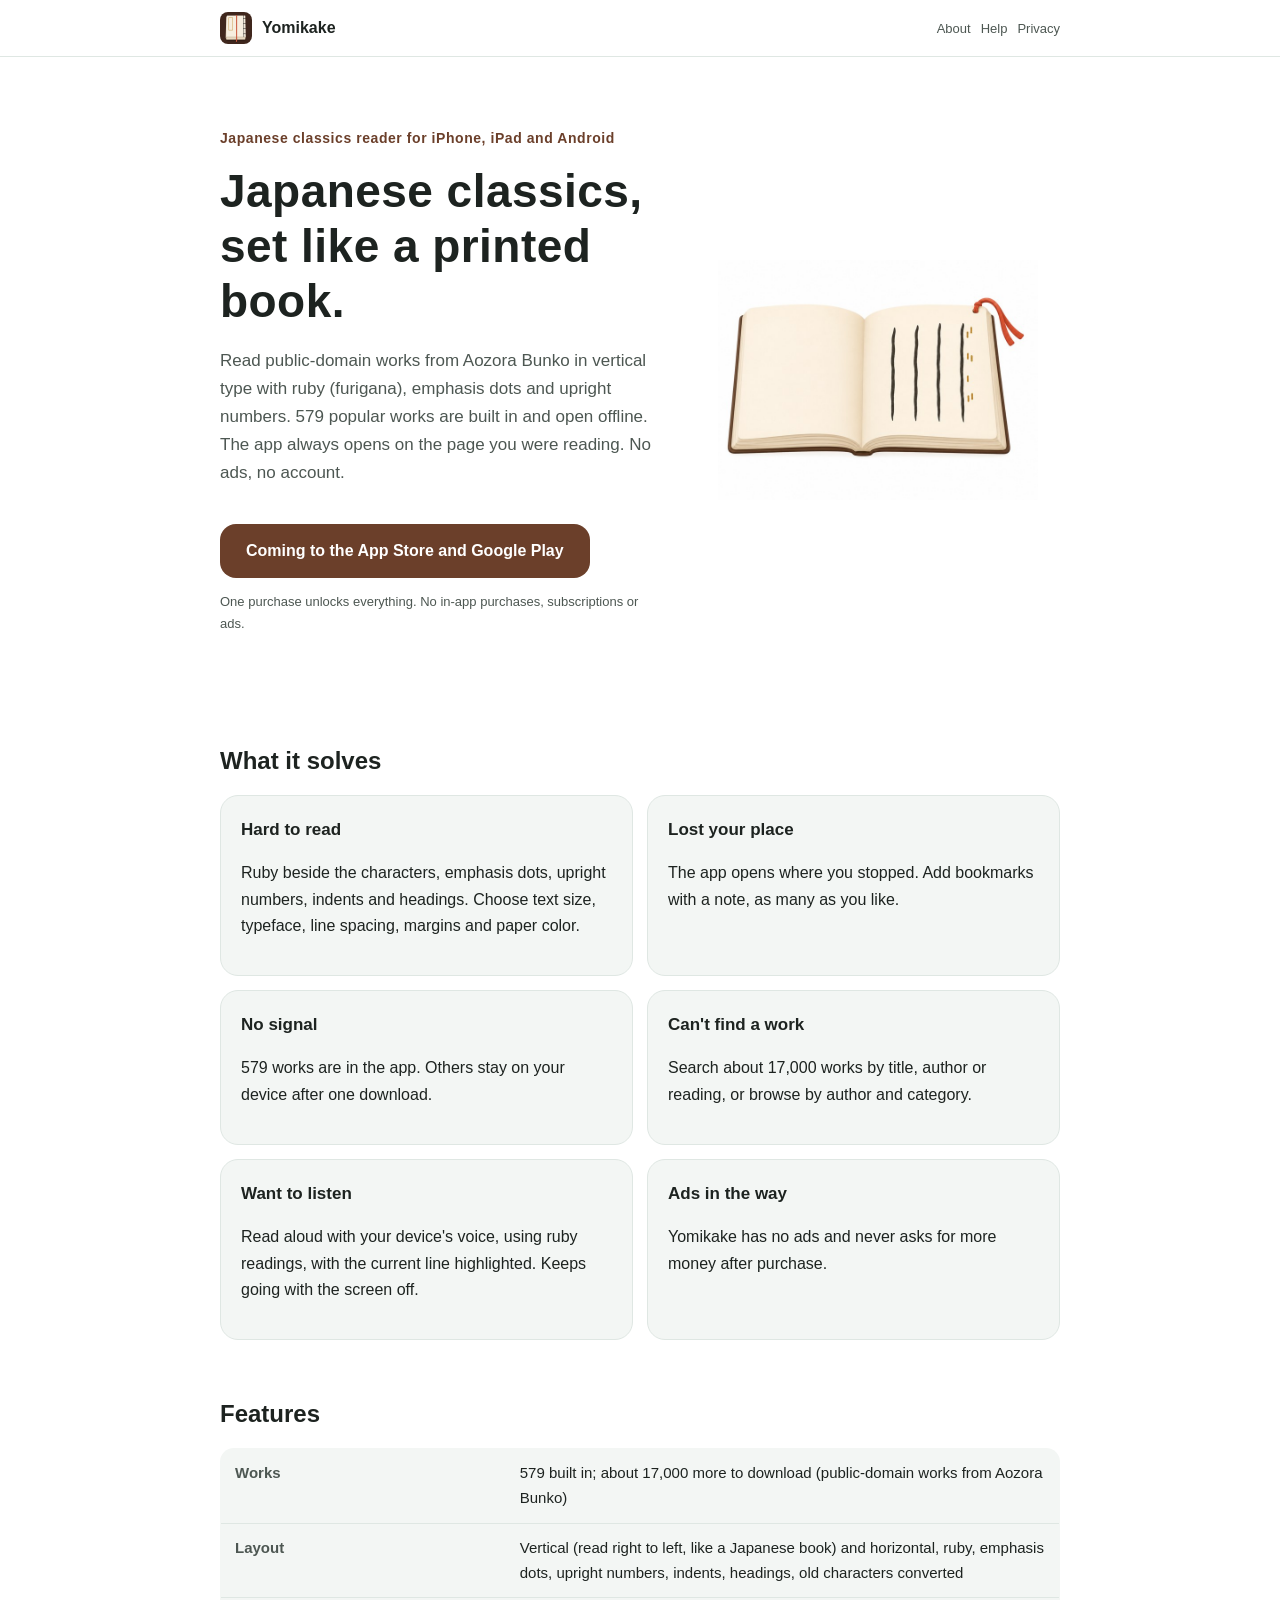
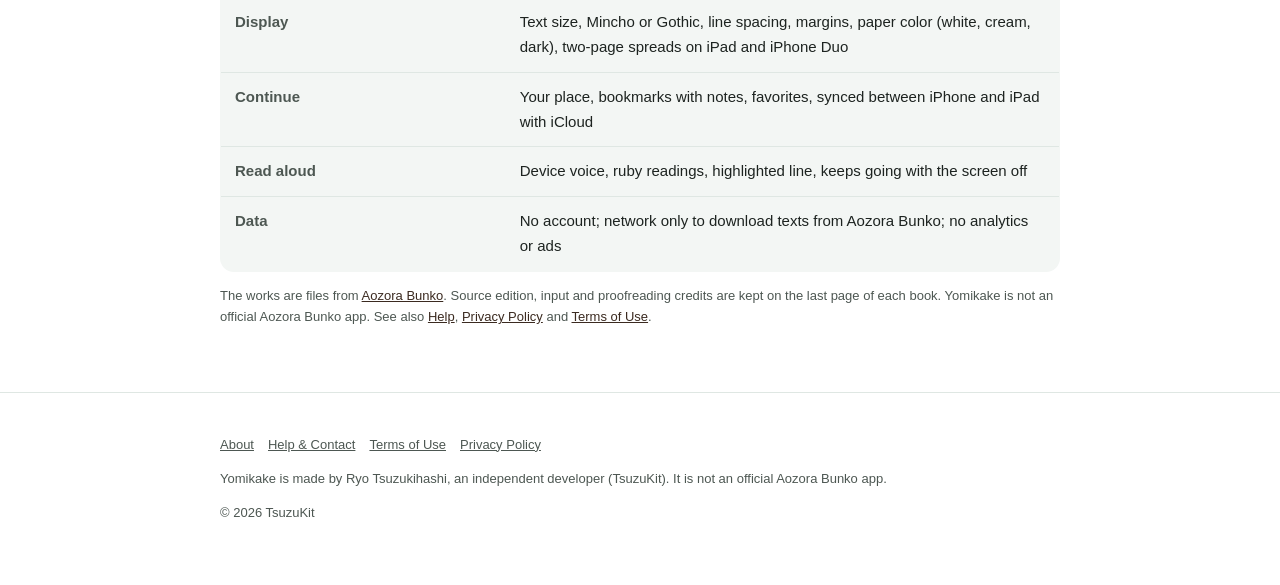
<file: index.html>
<!DOCTYPE html>
<html lang="ja" data-title-ja="よみかけ｜青空文庫の名作を縦書きで読む" data-title-en="Yomikake | Read Japanese classics vertically">
<head>
<meta charset="UTF-8">
<meta name="viewport" content="width=device-width, initial-scale=1">
<script>(function(){var l=navigator.languages&&navigator.languages.length?navigator.languages:[navigator.language||"ja"],p="en";for(var i=0;i<l.length;i++){var c=String(l[i]).toLowerCase();if(c.indexOf("ja")===0){p="ja";break}if(c.indexOf("en")===0){p="en";break}}var d=document.documentElement;d.lang=p;var t=d.getAttribute("data-title-"+p);if(t){document.title=t}})();</script>
<title>よみかけ｜青空文庫の名作を縦書きで読む</title>
<meta name="description" content="青空文庫の著作権の切れた名作を、ルビ・傍点・縦中横まで縦書きで組んで読むアプリ。579作品が入っていて通信なしで読め、ほかの約17,000作品も探して取ってこられる。読みかけのページから・しおり・読み上げ。広告なしの買い切り。 / Read public-domain Japanese literature from Aozora Bunko in vertical type with ruby (furigana). 579 works built in, about 17,000 more to download, continue where you left off, bookmarks and read aloud. No ads, one purchase.">
<meta property="og:title" content="よみかけ｜青空文庫の名作を縦書きで読む">
<meta property="og:description" content="青空文庫の著作権の切れた名作を、ルビ・傍点・縦中横まで縦書きで組んで読むアプリ。579作品が入っていて通信なしで読め、ほかの約17,000作品も探して取ってこられる。読みかけのページから・しおり・読み上げ。広告なしの買い切り。">
<meta property="og:type" content="website">
<meta property="og:url" content="https://yomikake.tsuzukit.com/">
<meta property="og:image" content="https://yomikake.tsuzukit.com/assets/og.jpg">
<link rel="icon" href="assets/icon.png">
<link rel="apple-touch-icon" href="assets/icon.png">
<link rel="stylesheet" href="style.css">
</head>
<body>
<div data-l="ja" lang="ja">
<header class="site"><div class="wrap">
<a class="brand" href="./"><img src="assets/icon.png" alt="" width="32" height="32">よみかけ</a>
<nav class="site"><a href="./">紹介</a><a href="support.html">使い方</a><a href="privacy.html">プライバシー</a></nav>
</div></header>
<main class="wrap">
<section class="hero">
<div>
<p class="eyebrow">iPhone・iPad・Android の名作リーダー</p>
<h1>名作を、<br>縦書きの本のように。</h1>
<p class="lead">青空文庫の著作権の切れた名作を、ルビ・傍点・縦中横まで縦書きで組んで読みます。よく読まれている579作品はアプリに入っていて、通信なしですぐ読めます。開くといつも読みかけのページから。広告もアカウントもありません。</p>
<a class="cta" href="#store" id="store">App Store・Google Play で配信予定</a>
<p class="note">買い切りで全部の機能が使えます。アプリ内課金・サブスクリプション・広告はありません。</p>
</div>
<img src="assets/hero.jpg" alt="縦書きの本のページと、朱のしおりのイラスト" width="360">
</section>

<h2>こんな困りごとのために</h2>
<div class="grid two">
<div class="card"><h3>読みにくい・字が小さい</h3><p>ルビは字の右に小さく、傍点・縦中横・字下げ・見出しまで組みます。字の大きさ・書体・行間・余白・地の色を選べます。</p></div>
<div class="card"><h3>どこまで読んだか分からない</h3><p>閉じても、次に開くと読みかけのページから。しおりは一言をつけて何枚でも挟めます。</p></div>
<div class="card"><h3>電波が無いと読めない</h3><p>579作品はアプリに入っています。ほかの作品も、一度取ってくれば端末に残り、次からは通信なしで読めます。</p></div>
<div class="card"><h3>作品が探せない</h3><p>約17,000作品の一覧をアプリに持っていて、題・作家・読み（ひらがな）で探せます。作家の五十音や分類からもたどれます。</p></div>
<div class="card"><h3>聞きながら読みたい</h3><p>端末の声で読み上げます。ルビのある語はルビの読みで読み、読んでいる行が分かります。画面を消しても続きます。</p></div>
<div class="card"><h3>広告がじゃま</h3><p>よみかけに広告はありません。買い切りで、あとから支払いを求めることもありません。</p></div>
</div>

<h2>できること</h2>
<table>
<tr><th>作品</th><td>アプリに 579作品・探して取ってこられる作品 約17,000（青空文庫の著作権の切れた作品）</td></tr>
<tr><th>組版</th><td>縦書き（右綴じ・右から左へ読み進める）と横書き・ルビ・傍点・縦中横・字下げ・見出し・旧字の外字を字に</td></tr>
<tr><th>表示</th><td>字の大きさ・明朝とゴシック・行間・余白・地の色（白・生成り・暗い）・iPad と iPhone Duo では見開き</td></tr>
<tr><th>続きから</th><td>読みかけのページ・しおり（一言つき）・気に入った作品・iCloud で iPhone と iPad を同じに</td></tr>
<tr><th>読み上げ</th><td>端末の声・ルビの読み・読んでいる行を塗る・画面を消しても続く</td></tr>
<tr><th>データ</th><td>アカウントなし・通信は青空文庫から作品を取ってくるときだけ・解析と広告なし</td></tr>
</table>
<p class="note">作品は <a href="https://www.aozora.gr.jp/">青空文庫</a> のファイルです。底本・入力・校正の情報は、本の最後のページにそのまま載せています。よみかけは青空文庫の公式のアプリではありません。<a href="support.html">使い方</a>・<a href="privacy.html">プライバシーポリシー</a>・<a href="terms.html">利用規約</a>もご覧ください。</p>
</main>
<footer class="site"><div class="wrap">
<p><a href="./">紹介</a><a href="support.html">使い方とお問い合わせ</a><a href="terms.html">利用規約</a><a href="privacy.html">プライバシーポリシー</a></p>
<p>よみかけは、個人開発者の續橋涼（TsuzuKit）が作っているアプリです。青空文庫の公式のアプリではありません。</p>
<p>© 2026 TsuzuKit</p>
</div></footer>
</div>
<div data-l="en" lang="en">
<header class="site"><div class="wrap">
<a class="brand" href="./"><img src="assets/icon.png" alt="" width="32" height="32">Yomikake</a>
<nav class="site"><a href="./">About</a><a href="support.html">Help</a><a href="privacy.html">Privacy</a></nav>
</div></header>
<main class="wrap">
<section class="hero">
<div>
<p class="eyebrow">Japanese classics reader for iPhone, iPad and Android</p>
<h1>Japanese classics,<br>set like a printed book.</h1>
<p class="lead">Read public-domain works from Aozora Bunko in vertical type with ruby (furigana), emphasis dots and upright numbers. 579 popular works are built in and open offline. The app always opens on the page you were reading. No ads, no account.</p>
<a class="cta" href="#store" id="store">Coming to the App Store and Google Play</a>
<p class="note">One purchase unlocks everything. No in-app purchases, subscriptions or ads.</p>
</div>
<img src="assets/hero.jpg" alt="Illustration of a book page in vertical lines with a red bookmark" width="360">
</section>

<h2>What it solves</h2>
<div class="grid two">
<div class="card"><h3>Hard to read</h3><p>Ruby beside the characters, emphasis dots, upright numbers, indents and headings. Choose text size, typeface, line spacing, margins and paper color.</p></div>
<div class="card"><h3>Lost your place</h3><p>The app opens where you stopped. Add bookmarks with a note, as many as you like.</p></div>
<div class="card"><h3>No signal</h3><p>579 works are in the app. Others stay on your device after one download.</p></div>
<div class="card"><h3>Can't find a work</h3><p>Search about 17,000 works by title, author or reading, or browse by author and category.</p></div>
<div class="card"><h3>Want to listen</h3><p>Read aloud with your device's voice, using ruby readings, with the current line highlighted. Keeps going with the screen off.</p></div>
<div class="card"><h3>Ads in the way</h3><p>Yomikake has no ads and never asks for more money after purchase.</p></div>
</div>

<h2>Features</h2>
<table>
<tr><th>Works</th><td>579 built in; about 17,000 more to download (public-domain works from Aozora Bunko)</td></tr>
<tr><th>Layout</th><td>Vertical (read right to left, like a Japanese book) and horizontal, ruby, emphasis dots, upright numbers, indents, headings, old characters converted</td></tr>
<tr><th>Display</th><td>Text size, Mincho or Gothic, line spacing, margins, paper color (white, cream, dark), two-page spreads on iPad and iPhone Duo</td></tr>
<tr><th>Continue</th><td>Your place, bookmarks with notes, favorites, synced between iPhone and iPad with iCloud</td></tr>
<tr><th>Read aloud</th><td>Device voice, ruby readings, highlighted line, keeps going with the screen off</td></tr>
<tr><th>Data</th><td>No account; network only to download texts from Aozora Bunko; no analytics or ads</td></tr>
</table>
<p class="note">The works are files from <a href="https://www.aozora.gr.jp/">Aozora Bunko</a>. Source edition, input and proofreading credits are kept on the last page of each book. Yomikake is not an official Aozora Bunko app. See also <a href="support.html">Help</a>, <a href="privacy.html">Privacy Policy</a> and <a href="terms.html">Terms of Use</a>.</p>
</main>
<footer class="site"><div class="wrap">
<p><a href="./">About</a><a href="support.html">Help & Contact</a><a href="terms.html">Terms of Use</a><a href="privacy.html">Privacy Policy</a></p>
<p>Yomikake is made by Ryo Tsuzukihashi, an independent developer (TsuzuKit). It is not an official Aozora Bunko app.</p>
<p>© 2026 TsuzuKit</p>
</div></footer>
</div>
</body>
</html>
</file>
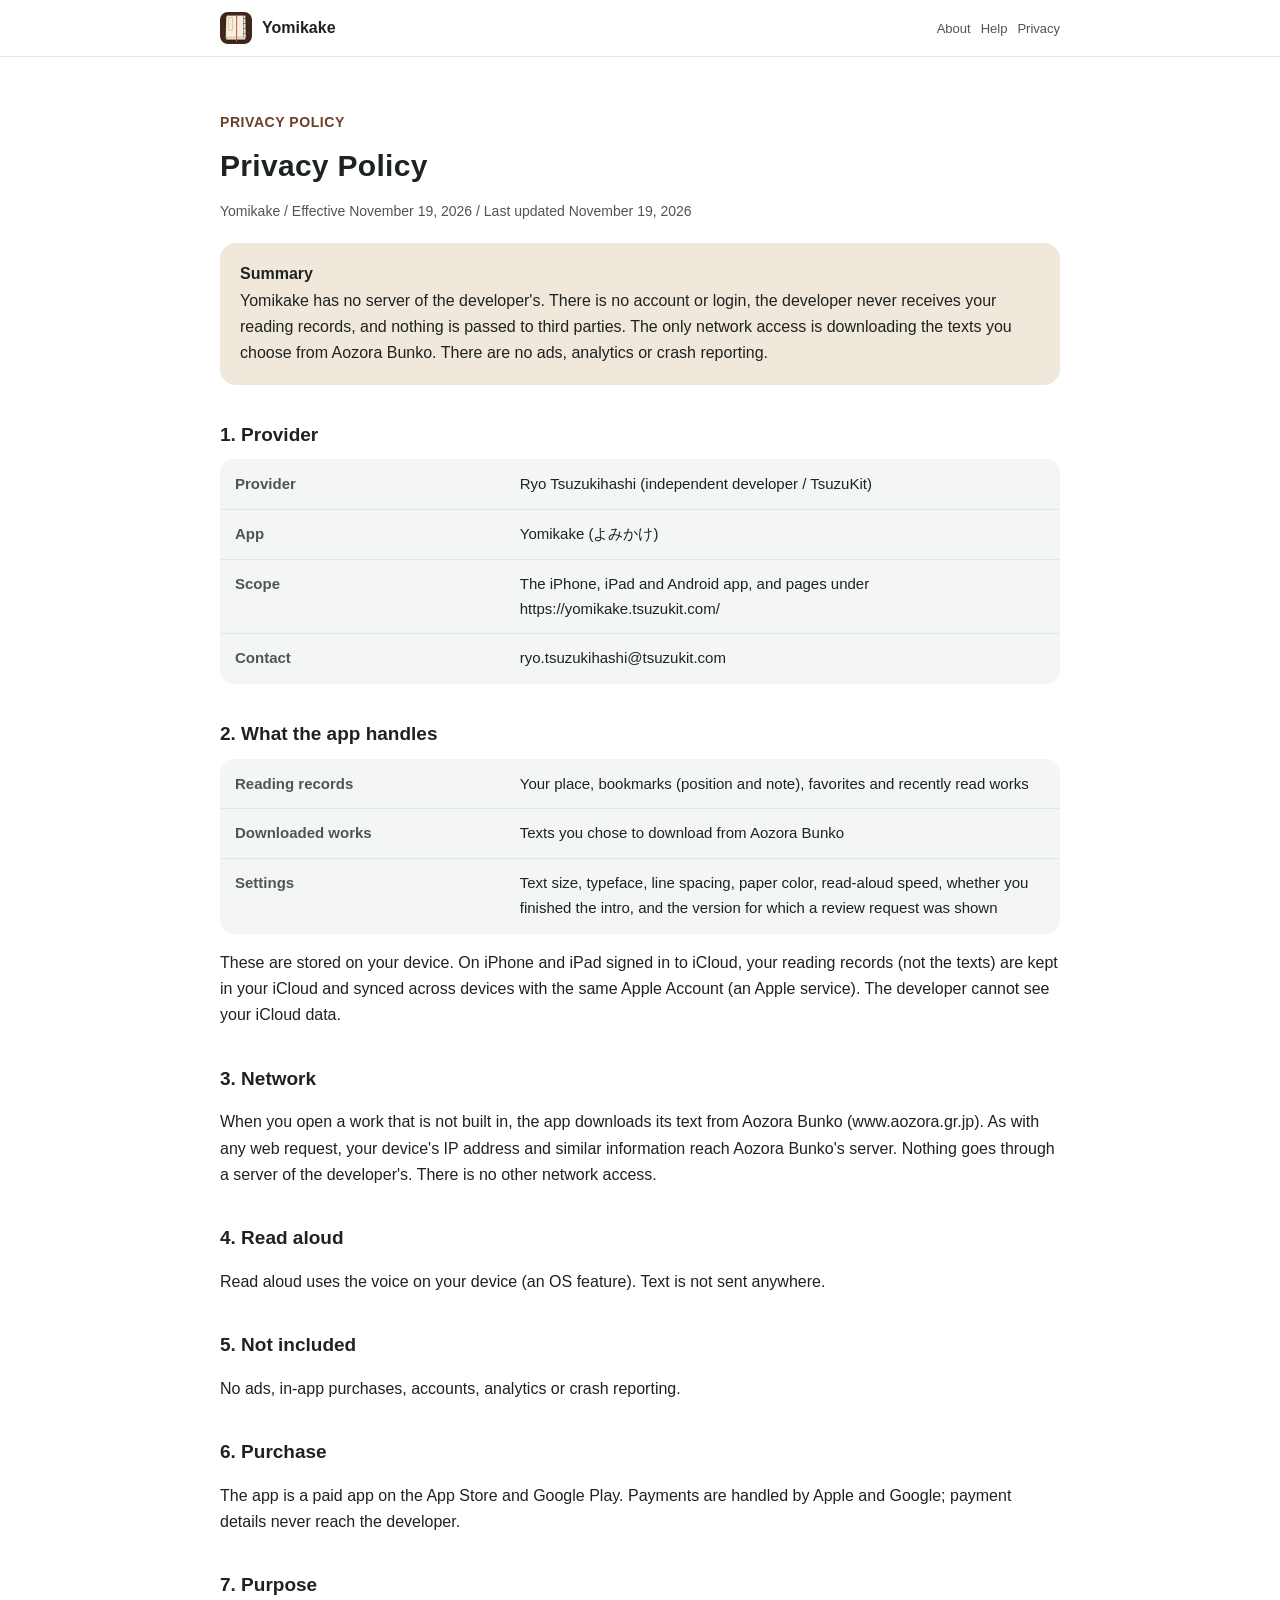
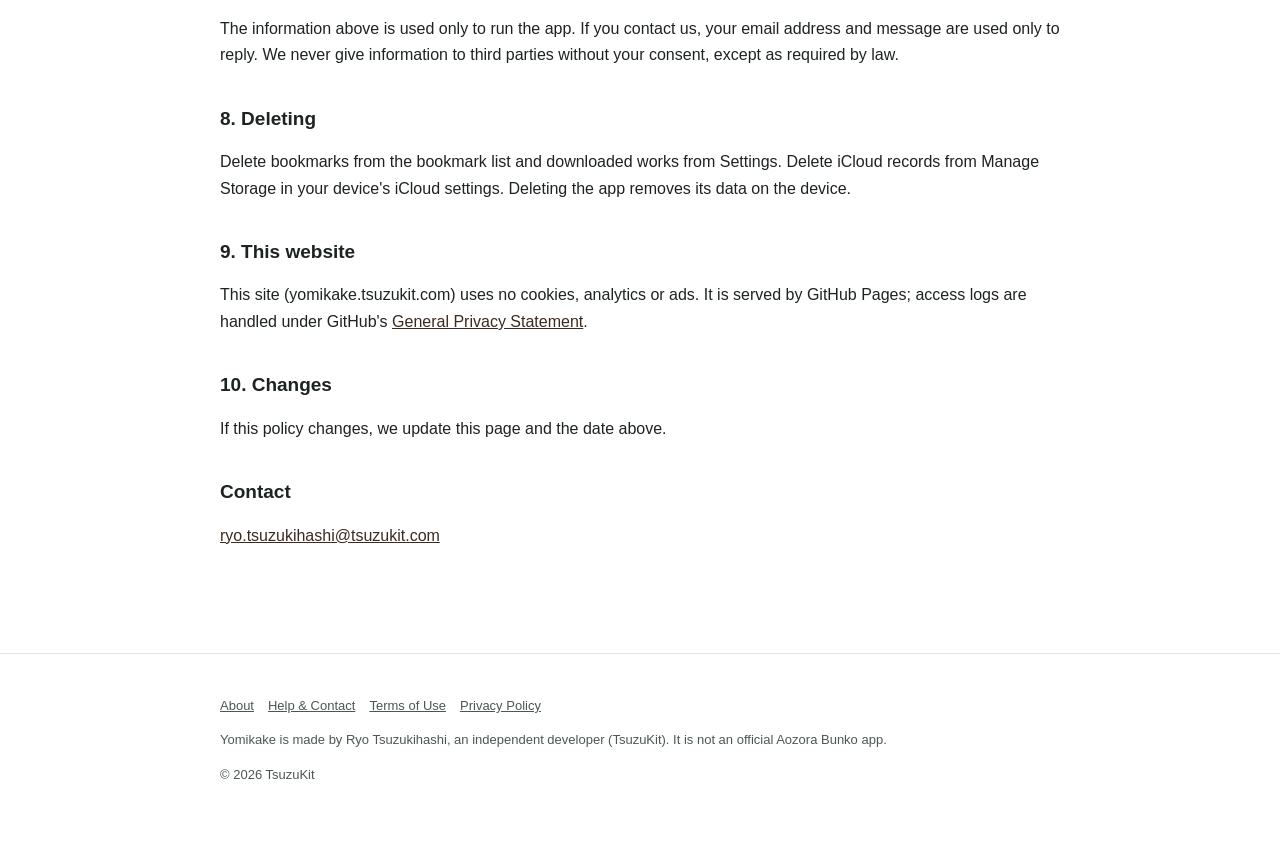
<file: privacy.html>
<!DOCTYPE html>
<html lang="ja" data-title-ja="プライバシーポリシー - よみかけ" data-title-en="Privacy Policy - Yomikake">
<head>
<meta charset="UTF-8">
<meta name="viewport" content="width=device-width, initial-scale=1">
<script>(function(){var l=navigator.languages&&navigator.languages.length?navigator.languages:[navigator.language||"ja"],p="en";for(var i=0;i<l.length;i++){var c=String(l[i]).toLowerCase();if(c.indexOf("ja")===0){p="ja";break}if(c.indexOf("en")===0){p="en";break}}var d=document.documentElement;d.lang=p;var t=d.getAttribute("data-title-"+p);if(t){document.title=t}})();</script>
<title>プライバシーポリシー - よみかけ</title>
<meta name="description" content="よみかけのプライバシーポリシー。開発者は個人情報を集めません。通信は青空文庫から作品のテキストを取ってくるときだけです。 / Privacy Policy for Yomikake. The developer collects no personal information. The only network access is downloading texts from Aozora Bunko.">
<meta property="og:title" content="プライバシーポリシー - よみかけ">
<meta property="og:description" content="よみかけのプライバシーポリシー。開発者は個人情報を集めません。通信は青空文庫から作品のテキストを取ってくるときだけです。">
<meta property="og:type" content="website">
<meta property="og:url" content="https://yomikake.tsuzukit.com/privacy.html">
<meta property="og:image" content="https://yomikake.tsuzukit.com/assets/og.jpg">
<link rel="icon" href="assets/icon.png">
<link rel="apple-touch-icon" href="assets/icon.png">
<link rel="stylesheet" href="style.css">
</head>
<body>
<div data-l="ja" lang="ja">
<header class="site"><div class="wrap">
<a class="brand" href="./"><img src="assets/icon.png" alt="" width="32" height="32">よみかけ</a>
<nav class="site"><a href="./">紹介</a><a href="support.html">使い方</a><a href="privacy.html">プライバシー</a></nav>
</div></header>
<main class="wrap">
<article class="doc">
<p class="eyebrow">PRIVACY POLICY</p>
<h1>プライバシーポリシー</h1>
<p class="meta">よみかけ／制定日 2026年11月19日／改定日 2026年11月19日</p>
<div class="summary"><strong>このポリシーの要旨</strong><br>よみかけは、開発者のサーバーを持たないアプリです。アカウント登録やログインはなく、開発者があなたの読書の記録を受け取ることはありません。第三者に渡すこともありません。通信は、あなたが選んだ作品のテキストを青空文庫から取ってくるときだけです。広告、分析ツール、クラッシュを報告する仕組みは入れていません。</div>
<h2>1. 提供者</h2>
<table>
<tr><th>提供者</th><td>續橋涼（個人開発者 / TsuzuKit）</td></tr>
<tr><th>アプリ名</th><td>よみかけ（英語名 Yomikake）</td></tr>
<tr><th>対象</th><td>iPhone・iPad・Android 向けアプリと、このページを含む https://yomikake.tsuzukit.com/ 配下のページ</td></tr>
<tr><th>連絡先</th><td>ryo.tsuzukihashi@tsuzukit.com</td></tr>
</table>
<h2>2. アプリが扱うもの</h2>
<table>
<tr><th>読書の記録</th><td>読みかけの位置・しおり（位置と一言）・気に入った作品・最近読んだ作品</td></tr>
<tr><th>取ってきた作品</th><td>あなたが選んで青空文庫から取ってきた作品のテキスト</td></tr>
<tr><th>アプリの設定</th><td>字の大きさ・書体・行間・地の色・読み上げの速さ・案内を終えたかどうか・レビューのお願いを出した版</td></tr>
</table>
<p>これらは端末の中に保存します。iCloud に入っている iPhone・iPad では、読書の記録（作品の本文は含みません）をあなたの iCloud に置き、同じ Apple アカウントの端末でそろえます（Apple のサービス）。開発者は、あなたの iCloud の中身を見ることはできません。</p>
<h2>3. 通信</h2>
<p>アプリに入っていない作品を開くとき、青空文庫（www.aozora.gr.jp）からその作品のテキストを取ってきます。このとき、ふつうのウェブの通信と同じく、あなたの端末の IP アドレスなどが青空文庫のサーバーに届きます。開発者のサーバーは通りません。ほかの通信はしません。</p>
<h2>4. 読み上げ</h2>
<p>読み上げは端末の中の声（OS の機能）で行い、文をどこかに送ることはありません。</p>
<h2>5. 入れていないもの</h2>
<p>広告・アプリ内課金・アカウント登録・分析ツール・クラッシュの報告は入れていません。</p>
<h2>6. 購入</h2>
<p>本アプリは App Store と Google Play の有料アプリです。お支払いは Apple・Google が処理し、支払いの情報は開発者には届きません。</p>
<h2>7. 情報を使う目的</h2>
<p>上のものは、アプリを動かすためだけに使います。お問い合わせをいただいたときは、メールアドレスと内容をお返事のためだけに使います。法令にもとづく場合を除き、本人の同意なく第三者に渡すことはありません。</p>
<h2>8. 消したいとき</h2>
<p>しおりはしおりの一覧から、取ってきた作品は設定から消せます。iCloud の記録は、端末の設定の iCloud の「ストレージを管理」から消せます。アプリを消すと、端末の中のデータは消えます。</p>
<h2>9. このウェブサイトについて</h2>
<p>このサイト（yomikake.tsuzukit.com）は、Cookie も、アクセスを計測する仕組みも、広告も使っていません。サイトは GitHub Pages で配信しており、配信の記録は GitHub の <a href="https://docs.github.com/ja/site-policy/privacy-policies/github-general-privacy-statement">プライバシーについての声明</a> に沿って扱われます。</p>
<h2>10. 改定</h2>
<p>このポリシーを変えるときは、このページを書きかえ、上の改定日を新しくします。</p>
<h2>お問い合わせ</h2>
<p><a href="mailto:ryo.tsuzukihashi@tsuzukit.com">ryo.tsuzukihashi@tsuzukit.com</a></p>
</article>
</main>
<footer class="site"><div class="wrap">
<p><a href="./">紹介</a><a href="support.html">使い方とお問い合わせ</a><a href="terms.html">利用規約</a><a href="privacy.html">プライバシーポリシー</a></p>
<p>よみかけは、個人開発者の續橋涼（TsuzuKit）が作っているアプリです。青空文庫の公式のアプリではありません。</p>
<p>© 2026 TsuzuKit</p>
</div></footer>
</div>
<div data-l="en" lang="en">
<header class="site"><div class="wrap">
<a class="brand" href="./"><img src="assets/icon.png" alt="" width="32" height="32">Yomikake</a>
<nav class="site"><a href="./">About</a><a href="support.html">Help</a><a href="privacy.html">Privacy</a></nav>
</div></header>
<main class="wrap">
<article class="doc">
<p class="eyebrow">PRIVACY POLICY</p>
<h1>Privacy Policy</h1>
<p class="meta">Yomikake / Effective November 19, 2026 / Last updated November 19, 2026</p>
<div class="summary"><strong>Summary</strong><br>Yomikake has no server of the developer's. There is no account or login, the developer never receives your reading records, and nothing is passed to third parties. The only network access is downloading the texts you choose from Aozora Bunko. There are no ads, analytics or crash reporting.</div>
<h2>1. Provider</h2>
<table>
<tr><th>Provider</th><td>Ryo Tsuzukihashi (independent developer / TsuzuKit)</td></tr>
<tr><th>App</th><td>Yomikake (よみかけ)</td></tr>
<tr><th>Scope</th><td>The iPhone, iPad and Android app, and pages under https://yomikake.tsuzukit.com/</td></tr>
<tr><th>Contact</th><td>ryo.tsuzukihashi@tsuzukit.com</td></tr>
</table>
<h2>2. What the app handles</h2>
<table>
<tr><th>Reading records</th><td>Your place, bookmarks (position and note), favorites and recently read works</td></tr>
<tr><th>Downloaded works</th><td>Texts you chose to download from Aozora Bunko</td></tr>
<tr><th>Settings</th><td>Text size, typeface, line spacing, paper color, read-aloud speed, whether you finished the intro, and the version for which a review request was shown</td></tr>
</table>
<p>These are stored on your device. On iPhone and iPad signed in to iCloud, your reading records (not the texts) are kept in your iCloud and synced across devices with the same Apple Account (an Apple service). The developer cannot see your iCloud data.</p>
<h2>3. Network</h2>
<p>When you open a work that is not built in, the app downloads its text from Aozora Bunko (www.aozora.gr.jp). As with any web request, your device's IP address and similar information reach Aozora Bunko's server. Nothing goes through a server of the developer's. There is no other network access.</p>
<h2>4. Read aloud</h2>
<p>Read aloud uses the voice on your device (an OS feature). Text is not sent anywhere.</p>
<h2>5. Not included</h2>
<p>No ads, in-app purchases, accounts, analytics or crash reporting.</p>
<h2>6. Purchase</h2>
<p>The app is a paid app on the App Store and Google Play. Payments are handled by Apple and Google; payment details never reach the developer.</p>
<h2>7. Purpose</h2>
<p>The information above is used only to run the app. If you contact us, your email address and message are used only to reply. We never give information to third parties without your consent, except as required by law.</p>
<h2>8. Deleting</h2>
<p>Delete bookmarks from the bookmark list and downloaded works from Settings. Delete iCloud records from Manage Storage in your device's iCloud settings. Deleting the app removes its data on the device.</p>
<h2>9. This website</h2>
<p>This site (yomikake.tsuzukit.com) uses no cookies, analytics or ads. It is served by GitHub Pages; access logs are handled under GitHub's <a href="https://docs.github.com/en/site-policy/privacy-policies/github-general-privacy-statement">General Privacy Statement</a>.</p>
<h2>10. Changes</h2>
<p>If this policy changes, we update this page and the date above.</p>
<h2>Contact</h2>
<p><a href="mailto:ryo.tsuzukihashi@tsuzukit.com">ryo.tsuzukihashi@tsuzukit.com</a></p>
</article>
</main>
<footer class="site"><div class="wrap">
<p><a href="./">About</a><a href="support.html">Help & Contact</a><a href="terms.html">Terms of Use</a><a href="privacy.html">Privacy Policy</a></p>
<p>Yomikake is made by Ryo Tsuzukihashi, an independent developer (TsuzuKit). It is not an official Aozora Bunko app.</p>
<p>© 2026 TsuzuKit</p>
</div></footer>
</div>
</body>
</html>
</file>
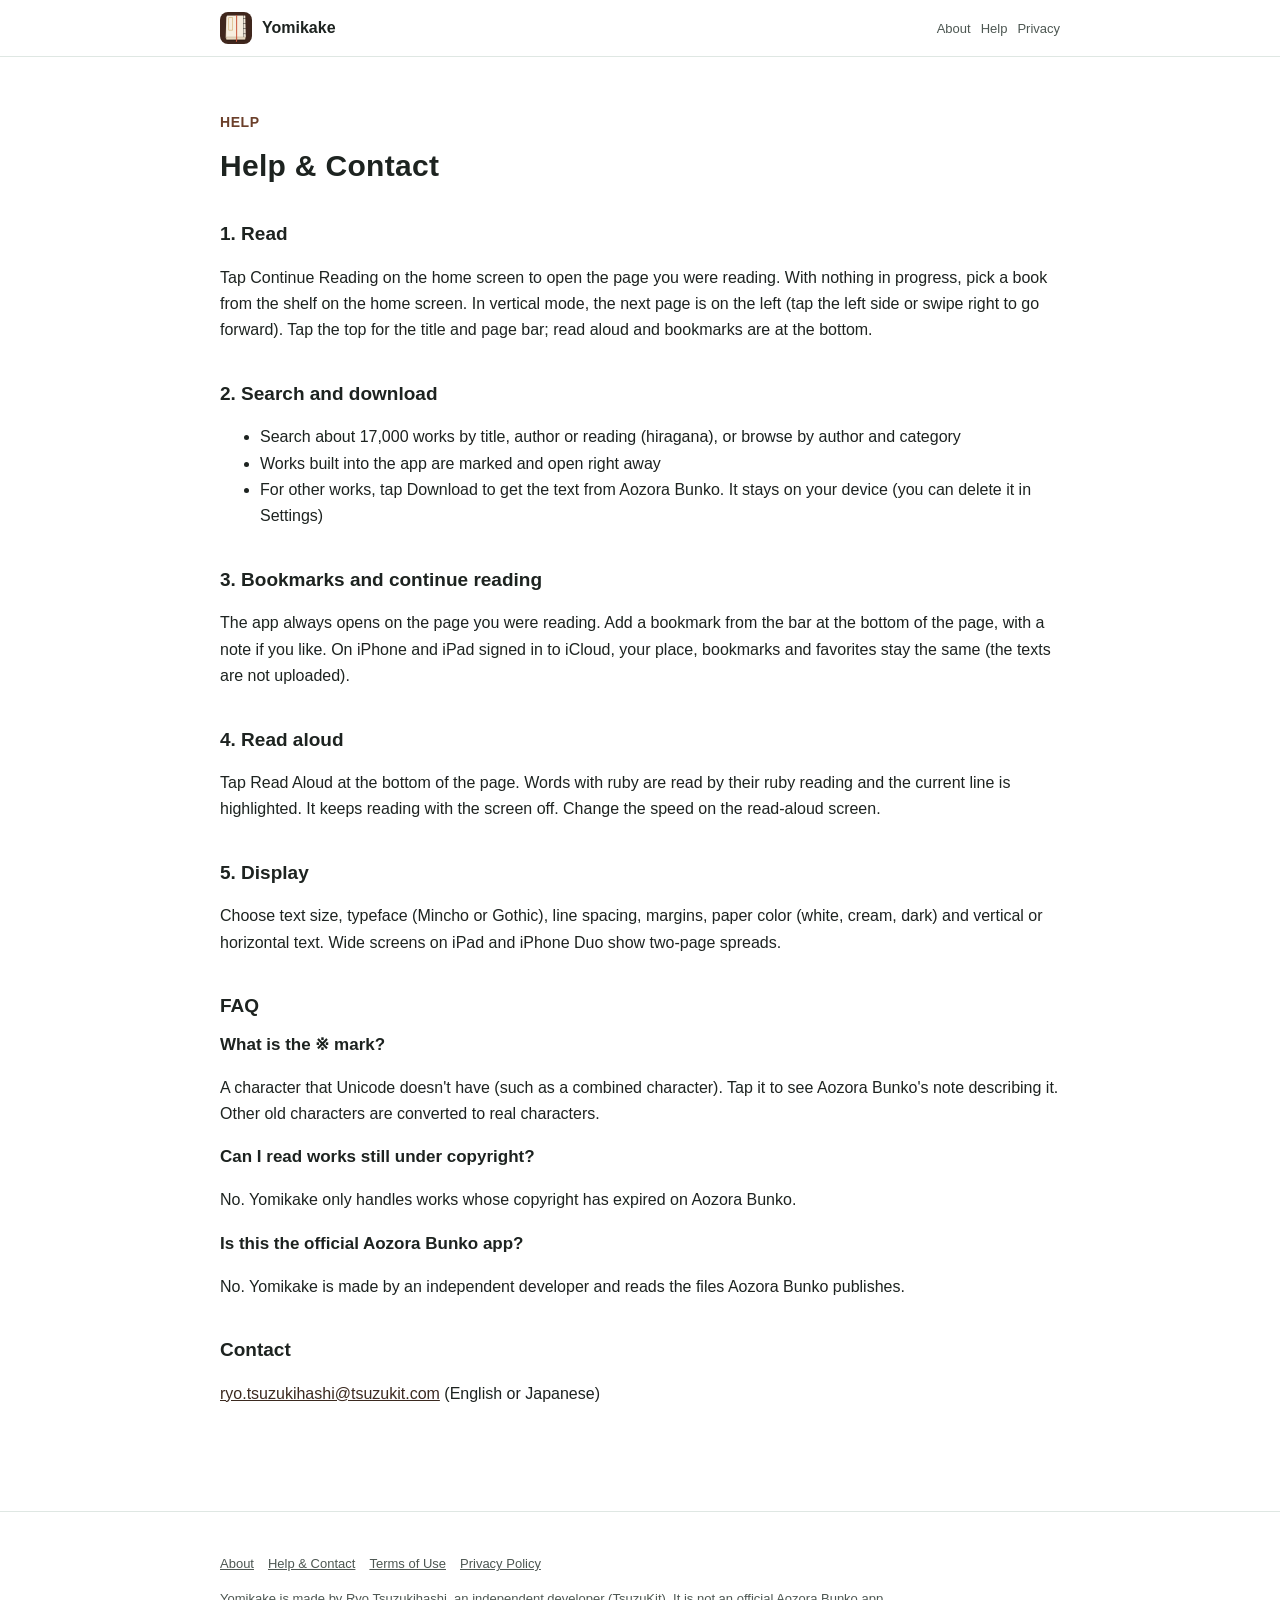
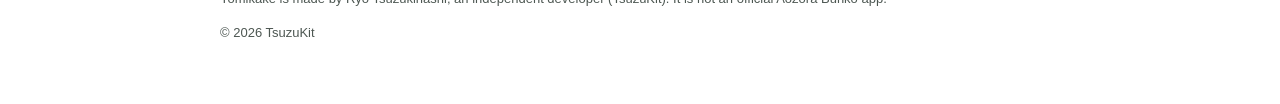
<file: support.html>
<!DOCTYPE html>
<html lang="ja" data-title-ja="使い方とお問い合わせ - よみかけ" data-title-en="Help &amp; Contact - Yomikake">
<head>
<meta charset="UTF-8">
<meta name="viewport" content="width=device-width, initial-scale=1">
<script>(function(){var l=navigator.languages&&navigator.languages.length?navigator.languages:[navigator.language||"ja"],p="en";for(var i=0;i<l.length;i++){var c=String(l[i]).toLowerCase();if(c.indexOf("ja")===0){p="ja";break}if(c.indexOf("en")===0){p="en";break}}var d=document.documentElement;d.lang=p;var t=d.getAttribute("data-title-"+p);if(t){document.title=t}})();</script>
<title>使い方とお問い合わせ - よみかけ</title>
<meta name="description" content="よみかけの使い方（読む・探す・取ってくる・しおり・読み上げ・表示）とよくあるご質問、お問い合わせ。 / How to use Yomikake (reading, searching, downloading, bookmarks, read aloud, display), FAQ and contact.">
<meta property="og:title" content="使い方とお問い合わせ - よみかけ">
<meta property="og:description" content="よみかけの使い方（読む・探す・取ってくる・しおり・読み上げ・表示）とよくあるご質問、お問い合わせ。">
<meta property="og:type" content="website">
<meta property="og:url" content="https://yomikake.tsuzukit.com/support.html">
<meta property="og:image" content="https://yomikake.tsuzukit.com/assets/og.jpg">
<link rel="icon" href="assets/icon.png">
<link rel="apple-touch-icon" href="assets/icon.png">
<link rel="stylesheet" href="style.css">
</head>
<body>
<div data-l="ja" lang="ja">
<header class="site"><div class="wrap">
<a class="brand" href="./"><img src="assets/icon.png" alt="" width="32" height="32">よみかけ</a>
<nav class="site"><a href="./">紹介</a><a href="support.html">使い方</a><a href="privacy.html">プライバシー</a></nav>
</div></header>
<main class="wrap">
<article class="doc">
<p class="eyebrow">HELP</p>
<h1>使い方とお問い合わせ</h1>
<h2>1. 読む</h2>
<p>ホームの［続きを読む］で、読みかけのページが開きます。読みかけが無いときは、ホームの名作の棚から選びます。縦書きは、次のページが左にあります（画面の左を押すか、右へなぞると次のページ）。上を押すと題とページの帯、下に読み上げとしおりが出ます。</p>
<h2>2. 探す・取ってくる</h2>
<ul>
<li>［探す］で、題・作家・読み（ひらがな）から約17,000作品を探せます。作家の五十音や分類からもたどれます</li>
<li>アプリに入っている作品には印がついていて、すぐ読めます</li>
<li>印の無い作品は［取ってくる］で青空文庫から取ってきます。取ってきた作品は端末に残り、次からは通信なしで読めます（設定から消せます）</li>
</ul>
<h2>3. しおりと続きから</h2>
<p>閉じても、次に開くと読みかけのページから始まります。しおりはページの下の帯から挟み、一言をつけられます。iCloud に入っている iPhone・iPad では、読みかけ・しおり・気に入った作品が同じになります（本文は送りません）。</p>
<h2>4. 読み上げ</h2>
<p>ページの下の［読み上げ］で、端末の声で読みます。ルビのある語はルビの読みで読み、読んでいる行が薄く塗られます。画面を消しても続きます。速さは読み上げの画面で変えられます。</p>
<h2>5. 表示</h2>
<p>字の大きさ・書体（明朝・ゴシック）・行間・余白・地の色（白・生成り・暗い）・縦書きと横書きを選べます。iPad と iPhone Duo の広い画面では見開き2ページで読めます。</p>
<h2>よくあるご質問</h2>
<h3>「※」と出る字は何ですか</h3>
<p>Unicode に無い字（いくつかの字を組み合わせた字など）です。押すと、青空文庫の注記の説明（例「孛＋鳥」）が出ます。ほかの外字は、字に直して出しています。</p>
<h3>著作権が残っている作品は読めますか</h3>
<p>読めません。よみかけは、青空文庫で著作権が切れている作品だけを扱います。</p>
<h3>青空文庫の公式のアプリですか</h3>
<p>いいえ。よみかけは個人開発者が作っているアプリで、青空文庫が公開しているファイルを読んでいます。</p>
<h2>お問い合わせ</h2>
<p><a href="mailto:ryo.tsuzukihashi@tsuzukit.com">ryo.tsuzukihashi@tsuzukit.com</a>（日本語・英語）</p>
</article>
</main>
<footer class="site"><div class="wrap">
<p><a href="./">紹介</a><a href="support.html">使い方とお問い合わせ</a><a href="terms.html">利用規約</a><a href="privacy.html">プライバシーポリシー</a></p>
<p>よみかけは、個人開発者の續橋涼（TsuzuKit）が作っているアプリです。青空文庫の公式のアプリではありません。</p>
<p>© 2026 TsuzuKit</p>
</div></footer>
</div>
<div data-l="en" lang="en">
<header class="site"><div class="wrap">
<a class="brand" href="./"><img src="assets/icon.png" alt="" width="32" height="32">Yomikake</a>
<nav class="site"><a href="./">About</a><a href="support.html">Help</a><a href="privacy.html">Privacy</a></nav>
</div></header>
<main class="wrap">
<article class="doc">
<p class="eyebrow">HELP</p>
<h1>Help &amp; Contact</h1>
<h2>1. Read</h2>
<p>Tap Continue Reading on the home screen to open the page you were reading. With nothing in progress, pick a book from the shelf on the home screen. In vertical mode, the next page is on the left (tap the left side or swipe right to go forward). Tap the top for the title and page bar; read aloud and bookmarks are at the bottom.</p>
<h2>2. Search and download</h2>
<ul>
<li>Search about 17,000 works by title, author or reading (hiragana), or browse by author and category</li>
<li>Works built into the app are marked and open right away</li>
<li>For other works, tap Download to get the text from Aozora Bunko. It stays on your device (you can delete it in Settings)</li>
</ul>
<h2>3. Bookmarks and continue reading</h2>
<p>The app always opens on the page you were reading. Add a bookmark from the bar at the bottom of the page, with a note if you like. On iPhone and iPad signed in to iCloud, your place, bookmarks and favorites stay the same (the texts are not uploaded).</p>
<h2>4. Read aloud</h2>
<p>Tap Read Aloud at the bottom of the page. Words with ruby are read by their ruby reading and the current line is highlighted. It keeps reading with the screen off. Change the speed on the read-aloud screen.</p>
<h2>5. Display</h2>
<p>Choose text size, typeface (Mincho or Gothic), line spacing, margins, paper color (white, cream, dark) and vertical or horizontal text. Wide screens on iPad and iPhone Duo show two-page spreads.</p>
<h2>FAQ</h2>
<h3>What is the ※ mark?</h3>
<p>A character that Unicode doesn't have (such as a combined character). Tap it to see Aozora Bunko's note describing it. Other old characters are converted to real characters.</p>
<h3>Can I read works still under copyright?</h3>
<p>No. Yomikake only handles works whose copyright has expired on Aozora Bunko.</p>
<h3>Is this the official Aozora Bunko app?</h3>
<p>No. Yomikake is made by an independent developer and reads the files Aozora Bunko publishes.</p>
<h2>Contact</h2>
<p><a href="mailto:ryo.tsuzukihashi@tsuzukit.com">ryo.tsuzukihashi@tsuzukit.com</a> (English or Japanese)</p>
</article>
</main>
<footer class="site"><div class="wrap">
<p><a href="./">About</a><a href="support.html">Help & Contact</a><a href="terms.html">Terms of Use</a><a href="privacy.html">Privacy Policy</a></p>
<p>Yomikake is made by Ryo Tsuzukihashi, an independent developer (TsuzuKit). It is not an official Aozora Bunko app.</p>
<p>© 2026 TsuzuKit</p>
</div></footer>
</div>
</body>
</html>
</file>
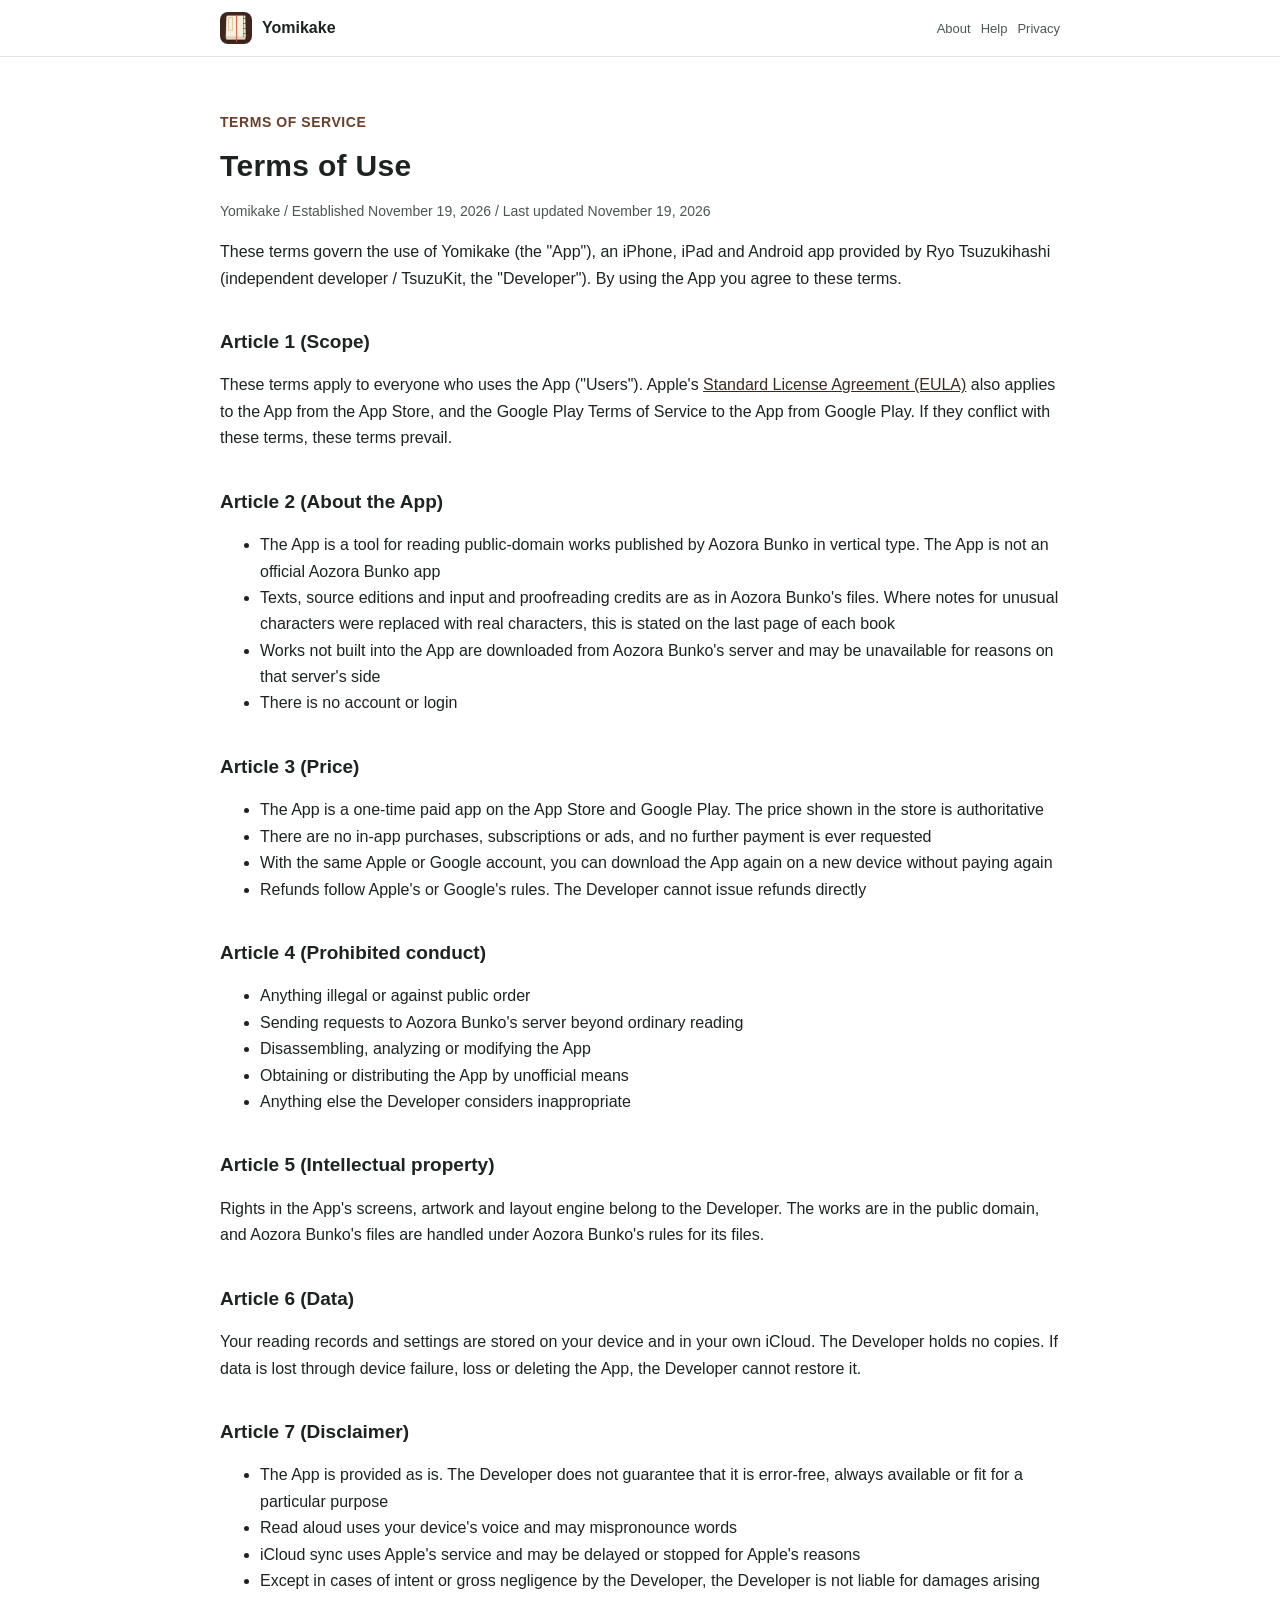
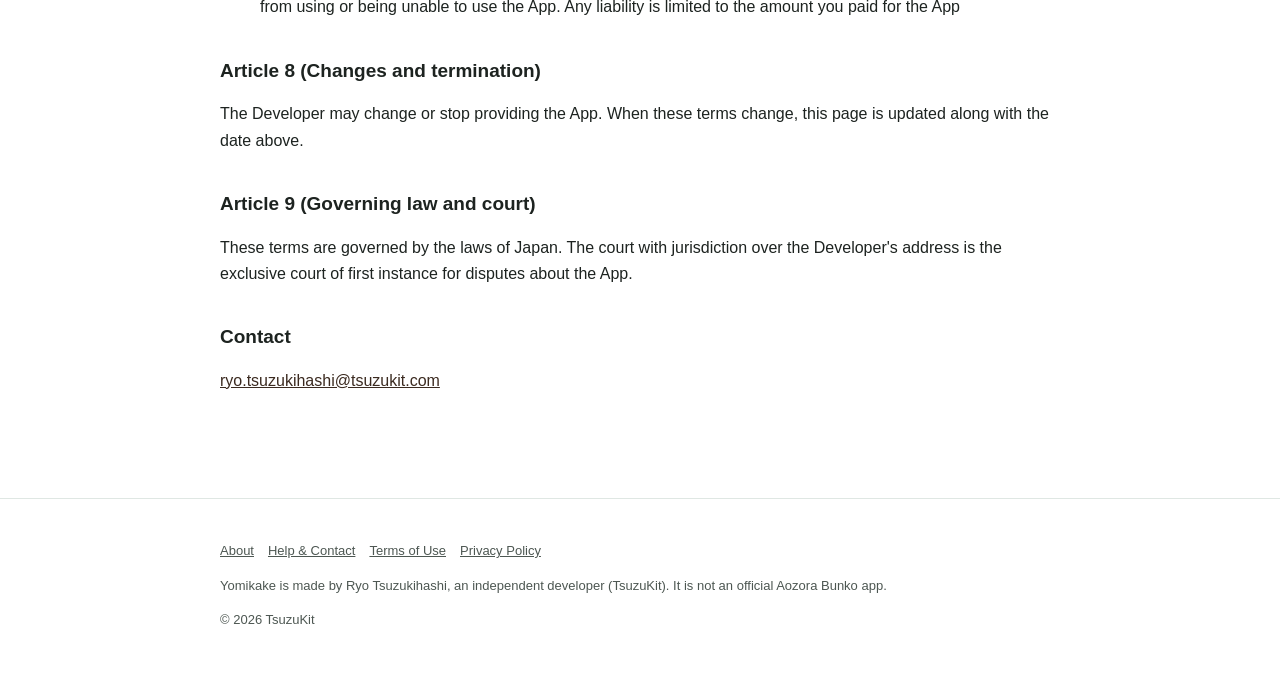
<file: terms.html>
<!DOCTYPE html>
<html lang="ja" data-title-ja="利用規約 - よみかけ" data-title-en="Terms of Use - Yomikake">
<head>
<meta charset="UTF-8">
<meta name="viewport" content="width=device-width, initial-scale=1">
<script>(function(){var l=navigator.languages&&navigator.languages.length?navigator.languages:[navigator.language||"ja"],p="en";for(var i=0;i<l.length;i++){var c=String(l[i]).toLowerCase();if(c.indexOf("ja")===0){p="ja";break}if(c.indexOf("en")===0){p="en";break}}var d=document.documentElement;d.lang=p;var t=d.getAttribute("data-title-"+p);if(t){document.title=t}})();</script>
<title>利用規約 - よみかけ</title>
<meta name="description" content="よみかけの利用規約。 / Terms of Use for Yomikake.">
<meta property="og:title" content="利用規約 - よみかけ">
<meta property="og:description" content="よみかけの利用規約。">
<meta property="og:type" content="website">
<meta property="og:url" content="https://yomikake.tsuzukit.com/terms.html">
<meta property="og:image" content="https://yomikake.tsuzukit.com/assets/og.jpg">
<link rel="icon" href="assets/icon.png">
<link rel="apple-touch-icon" href="assets/icon.png">
<link rel="stylesheet" href="style.css">
</head>
<body>
<div data-l="ja" lang="ja">
<header class="site"><div class="wrap">
<a class="brand" href="./"><img src="assets/icon.png" alt="" width="32" height="32">よみかけ</a>
<nav class="site"><a href="./">紹介</a><a href="support.html">使い方</a><a href="privacy.html">プライバシー</a></nav>
</div></header>
<main class="wrap">
<article class="doc">
<p class="eyebrow">TERMS OF SERVICE</p>
<h1>利用規約</h1>
<p class="meta">よみかけ／制定日 2026年11月19日／改定日 2026年11月19日</p>
<p>この規約は、續橋涼（個人開発者 / TsuzuKit。以下「開発者」）が提供する iPhone・iPad・Android アプリ「よみかけ」（以下「本アプリ」）を使うときの決まりです。本アプリを使った時点で、この規約に同意したものとします。</p>
<h2>第1条（適用）</h2>
<p>この規約は、本アプリを使うすべての方（以下「利用者」）に適用されます。App Store から入れた本アプリには、Apple が定める<a href="https://www.apple.com/legal/internet-services/itunes/dev/stdeula/">標準のライセンス契約（EULA）</a>も、Google Play から入れた本アプリには Google Play の利用規約も、あわせて適用されます。この規約とそれらが食い違うときは、この規約を優先します。</p>
<h2>第2条（本アプリについて）</h2>
<ul>
<li>本アプリは、青空文庫が公開している著作権の切れた作品を、縦書きの組版で読むための道具です。本アプリは青空文庫の公式のアプリではありません</li>
<li>作品の本文・底本・入力と校正の情報は、青空文庫のファイルのとおりです。外字の注記を字に直したところは、本の最後のページに書いています</li>
<li>アプリに入っていない作品は、青空文庫のサーバーから取ってきます。青空文庫のサーバーの都合で取ってこられないことがあります</li>
<li>アカウント登録やログインはありません</li>
</ul>
<h2>第3条（料金）</h2>
<ul>
<li>本アプリは、App Store・Google Play で購入する買い切りの有料アプリです。価格はストアに表示されるものが正です</li>
<li>アプリ内課金、サブスクリプション、広告はありません。購入したあとに追加の支払いを求めることはありません</li>
<li>同じ Apple アカウント・Google アカウントであれば、機種変更やアプリの入れ直しのときに、もう一度お支払いいただかずにダウンロードできます</li>
<li>返金は Apple・Google の規定に従います。開発者が直接返金することはできません</li>
</ul>
<h2>第4条（禁止事項）</h2>
<p>本アプリを使うとき、次のことをしてはいけません。</p>
<ul>
<li>法令や公序良俗に反すること</li>
<li>青空文庫のサーバーに、ふつうに読む範囲を超えて続けて頼むこと</li>
<li>本アプリを分解・解析・改変すること</li>
<li>本アプリを正規の方法以外で入手したり、配ったりすること</li>
<li>そのほか、開発者が不適切と判断すること</li>
</ul>
<h2>第5条（知的財産）</h2>
<p>本アプリの画面・絵・組版の仕組みについての権利は、開発者にあります。作品は著作権の切れたもので、青空文庫のファイルの扱いは青空文庫の「収録ファイルの取り扱い規準」に従います。</p>
<h2>第6条（データ）</h2>
<p>読書の記録と設定は、利用者の端末と、利用者の iCloud に保存されます。開発者はその記録を持っていません。端末の故障や紛失、アプリの削除などで消えても、開発者は元に戻すことができません。</p>
<h2>第7条（免責事項）</h2>
<ul>
<li>本アプリは、そのままの状態で提供します。開発者は、本アプリに誤りがないこと、いつでも使えること、特定の目的に合うことを保証しません</li>
<li>読み上げは端末の声で行うため、読み方が正しくないことがあります</li>
<li>iCloud の同期は Apple のサービスを使うため、Apple の都合で遅れたり止まったりすることがあります</li>
<li>本アプリを使ったこと、または使えなかったことで利用者や周りの人に損害が生じても、開発者に故意または重大な過失がある場合を除き、開発者は責任を負いません。責任を負う場合も、利用者が本アプリに支払った金額を上限とします</li>
</ul>
<h2>第8条（変更と終了）</h2>
<p>開発者は、本アプリの内容を変えること、提供を終えることがあります。この規約を変えるときは、このページを書きかえ、上の改定日を新しくします。</p>
<h2>第9条（準拠法と裁判所）</h2>
<p>この規約は日本法に従います。本アプリについての争いは、開発者の住所地を管轄する裁判所を、第一審の専属的な合意管轄裁判所とします。</p>
<h2>お問い合わせ</h2>
<p><a href="mailto:ryo.tsuzukihashi@tsuzukit.com">ryo.tsuzukihashi@tsuzukit.com</a></p>
</article>
</main>
<footer class="site"><div class="wrap">
<p><a href="./">紹介</a><a href="support.html">使い方とお問い合わせ</a><a href="terms.html">利用規約</a><a href="privacy.html">プライバシーポリシー</a></p>
<p>よみかけは、個人開発者の續橋涼（TsuzuKit）が作っているアプリです。青空文庫の公式のアプリではありません。</p>
<p>© 2026 TsuzuKit</p>
</div></footer>
</div>
<div data-l="en" lang="en">
<header class="site"><div class="wrap">
<a class="brand" href="./"><img src="assets/icon.png" alt="" width="32" height="32">Yomikake</a>
<nav class="site"><a href="./">About</a><a href="support.html">Help</a><a href="privacy.html">Privacy</a></nav>
</div></header>
<main class="wrap">
<article class="doc">
<p class="eyebrow">TERMS OF SERVICE</p>
<h1>Terms of Use</h1>
<p class="meta">Yomikake / Established November 19, 2026 / Last updated November 19, 2026</p>
<p>These terms govern the use of Yomikake (the "App"), an iPhone, iPad and Android app provided by Ryo Tsuzukihashi (independent developer / TsuzuKit, the "Developer"). By using the App you agree to these terms.</p>
<h2>Article 1 (Scope)</h2>
<p>These terms apply to everyone who uses the App ("Users"). Apple's <a href="https://www.apple.com/legal/internet-services/itunes/dev/stdeula/">Standard License Agreement (EULA)</a> also applies to the App from the App Store, and the Google Play Terms of Service to the App from Google Play. If they conflict with these terms, these terms prevail.</p>
<h2>Article 2 (About the App)</h2>
<ul>
<li>The App is a tool for reading public-domain works published by Aozora Bunko in vertical type. The App is not an official Aozora Bunko app</li>
<li>Texts, source editions and input and proofreading credits are as in Aozora Bunko's files. Where notes for unusual characters were replaced with real characters, this is stated on the last page of each book</li>
<li>Works not built into the App are downloaded from Aozora Bunko's server and may be unavailable for reasons on that server's side</li>
<li>There is no account or login</li>
</ul>
<h2>Article 3 (Price)</h2>
<ul>
<li>The App is a one-time paid app on the App Store and Google Play. The price shown in the store is authoritative</li>
<li>There are no in-app purchases, subscriptions or ads, and no further payment is ever requested</li>
<li>With the same Apple or Google account, you can download the App again on a new device without paying again</li>
<li>Refunds follow Apple's or Google's rules. The Developer cannot issue refunds directly</li>
</ul>
<h2>Article 4 (Prohibited conduct)</h2>
<ul>
<li>Anything illegal or against public order</li>
<li>Sending requests to Aozora Bunko's server beyond ordinary reading</li>
<li>Disassembling, analyzing or modifying the App</li>
<li>Obtaining or distributing the App by unofficial means</li>
<li>Anything else the Developer considers inappropriate</li>
</ul>
<h2>Article 5 (Intellectual property)</h2>
<p>Rights in the App's screens, artwork and layout engine belong to the Developer. The works are in the public domain, and Aozora Bunko's files are handled under Aozora Bunko's rules for its files.</p>
<h2>Article 6 (Data)</h2>
<p>Your reading records and settings are stored on your device and in your own iCloud. The Developer holds no copies. If data is lost through device failure, loss or deleting the App, the Developer cannot restore it.</p>
<h2>Article 7 (Disclaimer)</h2>
<ul>
<li>The App is provided as is. The Developer does not guarantee that it is error-free, always available or fit for a particular purpose</li>
<li>Read aloud uses your device's voice and may mispronounce words</li>
<li>iCloud sync uses Apple's service and may be delayed or stopped for Apple's reasons</li>
<li>Except in cases of intent or gross negligence by the Developer, the Developer is not liable for damages arising from using or being unable to use the App. Any liability is limited to the amount you paid for the App</li>
</ul>
<h2>Article 8 (Changes and termination)</h2>
<p>The Developer may change or stop providing the App. When these terms change, this page is updated along with the date above.</p>
<h2>Article 9 (Governing law and court)</h2>
<p>These terms are governed by the laws of Japan. The court with jurisdiction over the Developer's address is the exclusive court of first instance for disputes about the App.</p>
<h2>Contact</h2>
<p><a href="mailto:ryo.tsuzukihashi@tsuzukit.com">ryo.tsuzukihashi@tsuzukit.com</a></p>
</article>
</main>
<footer class="site"><div class="wrap">
<p><a href="./">About</a><a href="support.html">Help & Contact</a><a href="terms.html">Terms of Use</a><a href="privacy.html">Privacy Policy</a></p>
<p>Yomikake is made by Ryo Tsuzukihashi, an independent developer (TsuzuKit). It is not an official Aozora Bunko app.</p>
<p>© 2026 TsuzuKit</p>
</div></footer>
</div>
</body>
</html>
</file>
<file: style.css>
/* よみかけ — 白い地・墨の文字・焦げ茶の差し色（白の上で 4.5:1 以上） */
:root {
  --paper: #ffffff; --card: #f3f6f4; --ink: #1d2320; --sub: #4d5752; --line: #dfe7e3;
  --vermilion: #6b3f2a; --vermilion-soft: #f1e8dc; --navy: #3b2a20; --correct: #3b2a20;
}
@media (prefers-color-scheme: dark) {
  :root { --paper: #101513; --card: #19201d; --ink: #eef4f1; --sub: #b0bdb7; --line: #26302c;
    --vermilion: #a9c4b8; --vermilion-soft: #1f2e28; --navy: #bcd5ca; --correct: #a9c4b8; }
}
* { box-sizing: border-box; }
html { -webkit-text-size-adjust: 100%; }
body { margin: 0; background: var(--paper); color: var(--ink); line-height: 1.8;
  font-family: -apple-system, BlinkMacSystemFont, "Hiragino Sans", "Hiragino Kaku Gothic ProN", "Noto Sans JP", sans-serif; }
a { color: var(--navy); }
.wrap { max-width: 880px; margin: 0 auto; padding: 0 20px; }
header.site { border-bottom: 1px solid var(--line); background: var(--paper); position: sticky; top: 0; z-index: 5; }
header.site .wrap { display: flex; align-items: center; gap: 16px; min-height: 56px; }
.brand { display: flex; align-items: center; gap: 10px; font-weight: 800; text-decoration: none; color: var(--ink); margin-right: auto; }
.brand img { width: 32px; height: 32px; border-radius: 8px; }
nav.site a { font-size: 14px; text-decoration: none; color: var(--sub); margin-left: 14px; white-space: nowrap; }
nav.site a:hover { color: var(--ink); }
.hero { padding: 56px 0 40px; display: grid; gap: 32px; align-items: center; }
@media (min-width: 760px) { .hero { grid-template-columns: 1.1fr 0.9fr; } }
.eyebrow { color: var(--vermilion); font-weight: 700; font-size: 14px; letter-spacing: 0.04em; }
h1 { font-size: clamp(30px, 6vw, 46px); line-height: 1.35; margin: 8px 0 16px; letter-spacing: 0.01em; }
h2 { font-size: 24px; margin: 56px 0 16px; line-height: 1.5; }
h3 { font-size: 17px; margin: 0 0 6px; }
.lead { font-size: 17px; color: var(--sub); }
.cta { display: inline-block; margin-top: 20px; background: var(--vermilion); color: #ffffff; font-weight: 700; text-decoration: none;
  padding: 14px 26px; border-radius: 16px; }
.note { font-size: 13px; color: var(--sub); }
.hero img { width: 100%; max-width: 320px; height: auto; justify-self: center; }
.grid { display: grid; gap: 14px; }
@media (min-width: 700px) { .grid.two { grid-template-columns: 1fr 1fr; } .grid.three { grid-template-columns: repeat(3, 1fr); } }
.card { background: var(--card); border: 1px solid var(--line); border-radius: 18px; padding: 20px; }
.card.em { background: var(--vermilion-soft); border-color: transparent; }
.steps { counter-reset: step; }
.steps .card { position: relative; padding-left: 62px; }
.steps .card::before { counter-increment: step; content: counter(step); position: absolute; left: 18px; top: 18px; width: 32px; height: 32px;
  border-radius: 50%; border: 2.5px solid var(--vermilion); color: var(--vermilion); font-weight: 800; display: grid; place-items: center; }
table { width: 100%; border-collapse: collapse; background: var(--card); border: 1px solid var(--line); border-radius: 14px; overflow: hidden; }
th, td { text-align: left; padding: 12px 14px; border-bottom: 1px solid var(--line); vertical-align: top; font-size: 15px; }
th { width: 34%; color: var(--sub); font-weight: 600; }
tr:last-child th, tr:last-child td { border-bottom: none; }
.doc { padding: 40px 0 24px; }
.doc h1 { font-size: 30px; }
.doc h2 { font-size: 19px; margin: 36px 0 10px; }
.doc .meta { color: var(--sub); font-size: 14px; }
.doc .summary { background: var(--vermilion-soft); border-radius: 16px; padding: 18px 20px; margin: 20px 0; }
details { background: var(--card); border: 1px solid var(--line); border-radius: 14px; padding: 14px 18px; }
details + details { margin-top: 10px; }
summary { font-weight: 700; cursor: pointer; }
footer.site { border-top: 1px solid var(--line); margin-top: 64px; padding: 28px 0 48px; color: var(--sub); font-size: 13px; }
footer.site a { color: var(--sub); margin-right: 14px; }
.qid { font-family: ui-monospace, SFMono-Regular, Menlo, monospace; background: var(--card); border: 1px solid var(--line);
  border-radius: 8px; padding: 2px 8px; }
/* 端末の言語に合うほうだけ見せる（build.py が両方を1ページに入れる） */
html[lang="ja"] [data-l="en"], html[lang="en"] [data-l="ja"] { display: none; }
[lang="en"] { line-height: 1.65; }
[lang="en"] h1 { line-height: 1.2; }
[lang="en"] nav.site a { font-size: 13px; margin-left: 10px; }
@media (max-width: 480px) { nav.site a { font-size: 12px; margin-left: 8px; } header.site .wrap { gap: 4px; } .brand { gap: 7px; font-size: 15px; } }
.brand { white-space: nowrap; flex-shrink: 0; }
/* 幅の狭い画面では、上の帯の「紹介」を出さない（左のアプリ名が同じ行き先） */
@media (max-width: 480px) { nav.site a:first-child { display: none; } }
</file>
